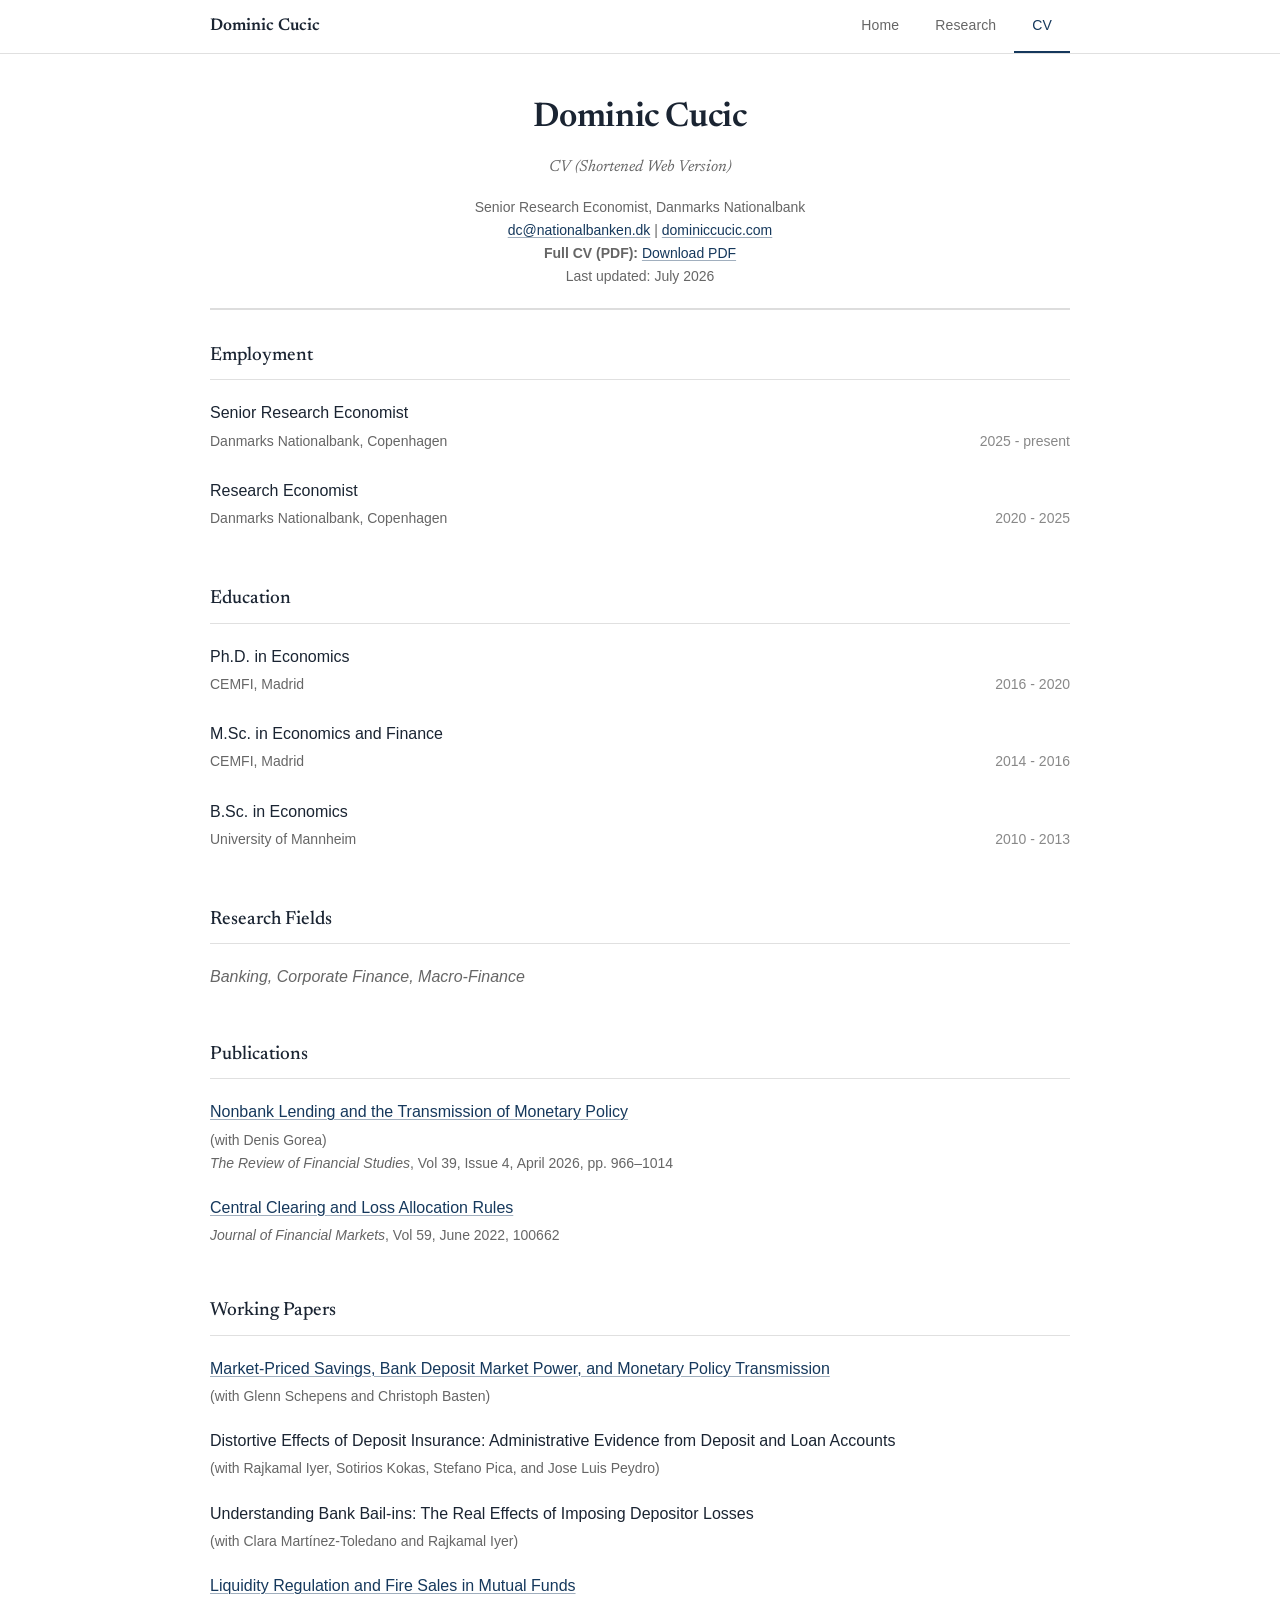
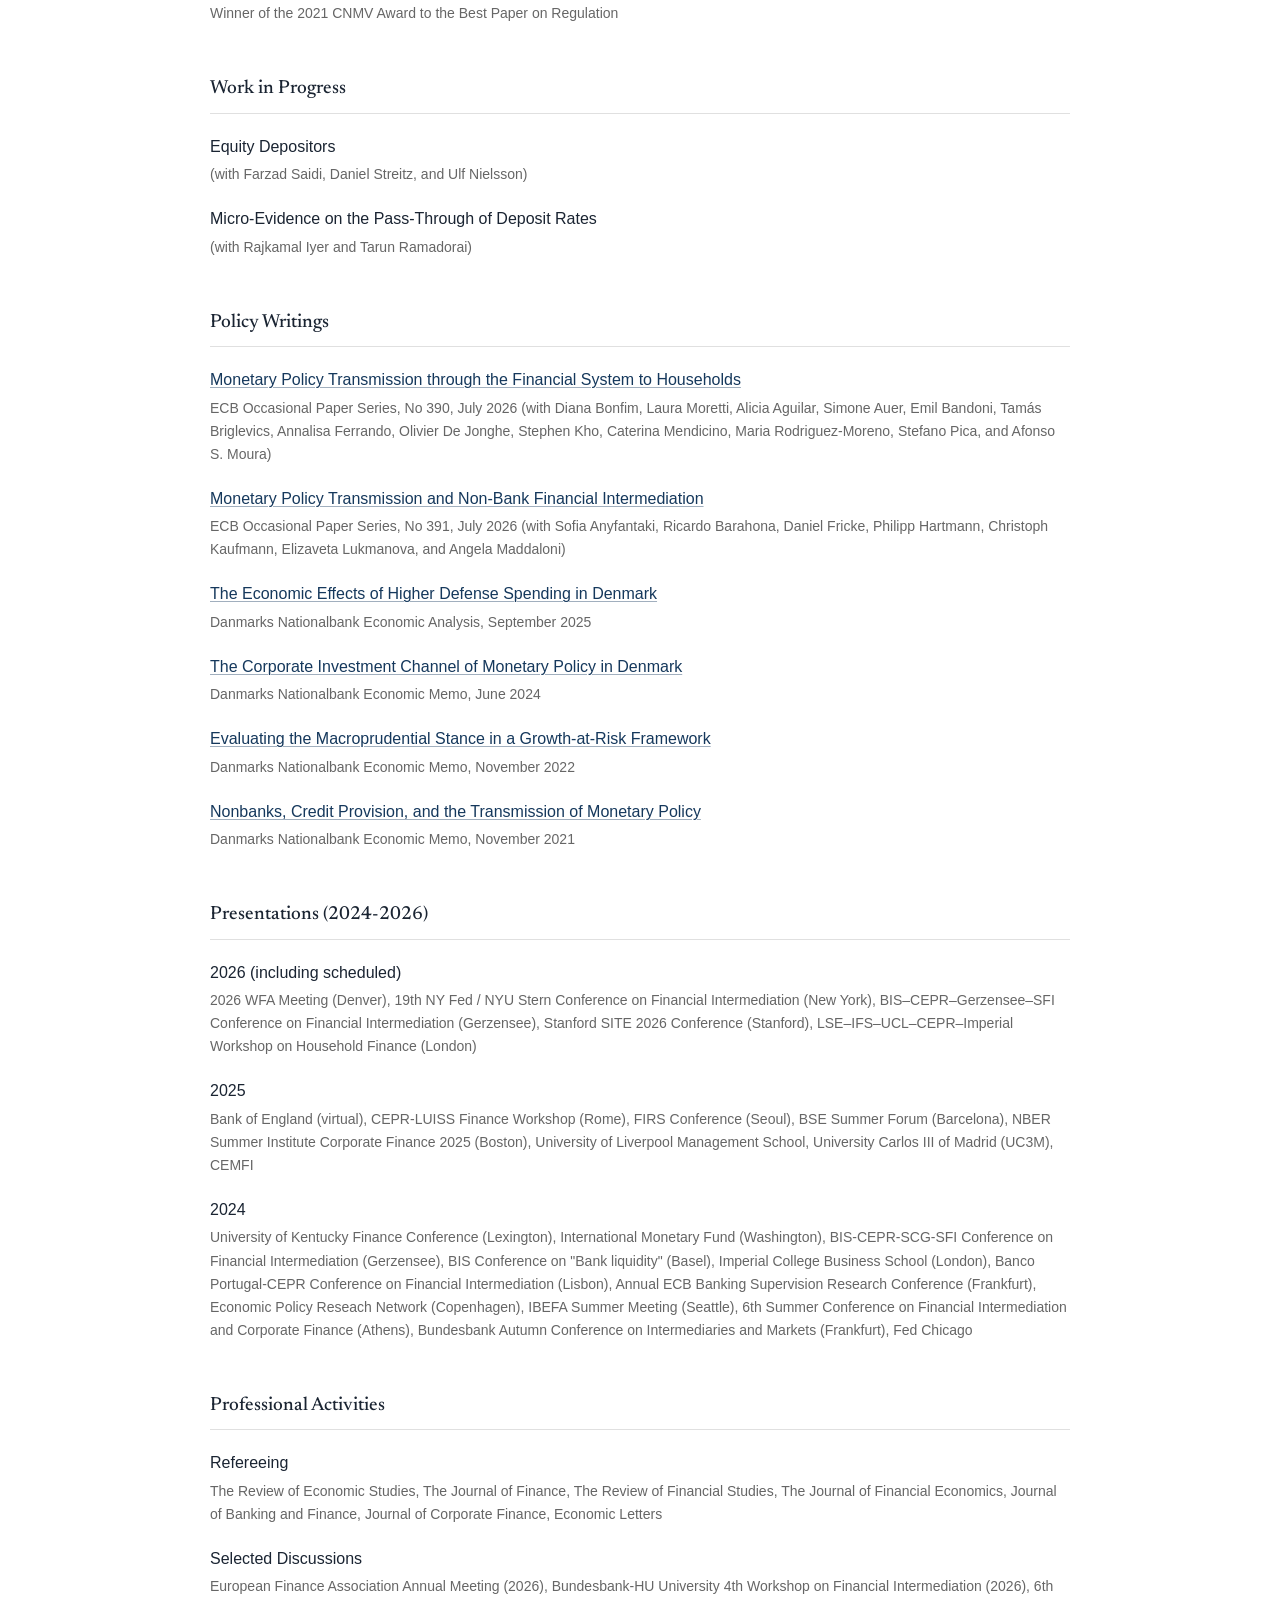
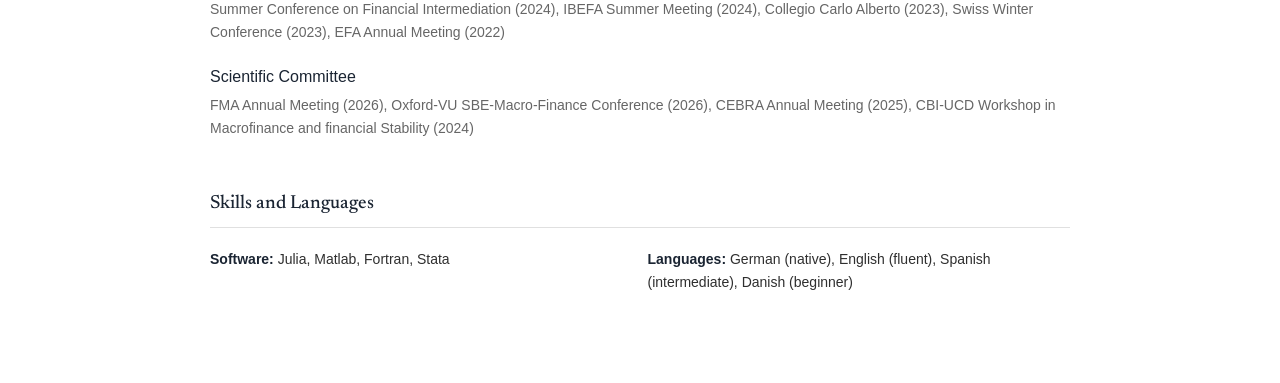
<file: cv.html>
<!DOCTYPE html>
<html lang="en">
<head>
  <meta charset="UTF-8" />
  <meta name="viewport" content="width=device-width, initial-scale=1.0" />
  <meta name="color-scheme" content="light">
  <title>CV - Dominic Cucic</title>
  <meta name="description" content="Curriculum Vitae — Dominic Cucic, Senior Research Economist, Danmarks Nationalbank. Publications, working papers, and presentations.">
  <meta name="author" content="Dominic Cucic">
  <link rel="canonical" href="https://dominiccucic.com/cv.html">
  <link rel="preconnect" href="https://fonts.googleapis.com">
  <link rel="preconnect" href="https://fonts.gstatic.com" crossorigin>
  <link rel="stylesheet" href="https://fonts.googleapis.com/css2?family=Newsreader:ital,opsz,wght@0,6..72,400;0,6..72,500;0,6..72,600;1,6..72,400;1,6..72,500&display=swap">
  <link rel="stylesheet" href="styles.css">
  <!-- Google Analytics -->
  <script async src="https://www.googletagmanager.com/gtag/js?id=G-829KM1ZBMV"></script>
  <script>
    window.dataLayer = window.dataLayer || [];
    function gtag(){dataLayer.push(arguments);}
    gtag('js', new Date());
    gtag('config', 'G-829KM1ZBMV');
  </script>
</head>

<body class="page-cv">
  <nav class="site-nav">
    <div class="nav-inner">
      <span class="nav-name">Dominic Cucic</span>
      <div class="nav-links">
        <a href="https://dominiccucic.com/home.html">Home</a>
        <a href="https://dominiccucic.com/research.html">Research</a>
        <a href="https://dominiccucic.com/cv.html" class="active">CV</a>
      </div>
    </div>
  </nav>

  <div class="cv-content">
  <div class="cv-header">
    <h1 class="cv-name">Dominic Cucic</h1>
    <div class="cv-subtitle">CV (Shortened Web Version)</div>
    <div class="contact-info">
      Senior Research Economist, <span class="title-institution">Danmarks Nationalbank</span><br />
      <a href="mailto:dc@nationalbanken.dk">dc@nationalbanken.dk</a> |
      <a href="https://dominiccucic.com" target="_blank" rel="noopener">dominiccucic.com</a><br />
      <strong>Full CV (PDF):</strong>
      <a href="https://dominiccucic.com/CV_DC.pdf" target="_blank" rel="noopener">Download PDF</a><br />
      Last updated: July 2026
    </div>
  </div>

  <div class="section">
    <h2 class="section-title">Employment</h2>

    <div class="cv-item clearfix">
      <div class="cv-item-title">Senior Research Economist</div>
      <div class="cv-item-period">2025 - present</div>
      <div class="cv-item-details">Danmarks Nationalbank, Copenhagen</div>
    </div>

    <div class="cv-item clearfix">
      <div class="cv-item-title">Research Economist</div>
      <div class="cv-item-period">2020 - 2025</div>
      <div class="cv-item-details">Danmarks Nationalbank, Copenhagen</div>
    </div>
  </div>

  <div class="section">
    <h2 class="section-title">Education</h2>

    <div class="cv-item clearfix">
      <div class="cv-item-title">Ph.D. in Economics</div>
      <div class="cv-item-period">2016 - 2020</div>
      <div class="cv-item-details">CEMFI, Madrid</div>
    </div>

    <div class="cv-item clearfix">
      <div class="cv-item-title">M.Sc. in Economics and Finance</div>
      <div class="cv-item-period">2014 - 2016</div>
      <div class="cv-item-details">CEMFI, Madrid</div>
    </div>

    <div class="cv-item clearfix">
      <div class="cv-item-title">B.Sc. in Economics</div>
      <div class="cv-item-period">2010 - 2013</div>
      <div class="cv-item-details">University of Mannheim</div>
    </div>
  </div>

  <div class="section">
    <h2 class="section-title">Research Fields</h2>
    <div class="research-fields">Banking, Corporate Finance, Macro-Finance</div>
  </div>

  <div class="section">
    <h2 class="section-title">Publications</h2>

    <div class="cv-item">
      <div class="cv-item-title">
        <a href="https://doi.org/10.1093/rfs/hhaf096" target="_blank" rel="noopener" class="paper-link">
          Nonbank Lending and the Transmission of Monetary Policy
        </a>
      </div>
      <div class="cv-item-details">
        (with Denis Gorea)<br />
        <em>The Review of Financial Studies</em>, Vol 39, Issue 4, April 2026, pp. 966–1014
      </div>
    </div>

    <div class="cv-item">
      <div class="cv-item-title">
        <a href="https://www.sciencedirect.com/science/article/abs/pii/S1386418121000434"
           target="_blank" rel="noopener" class="paper-link">
          Central Clearing and Loss Allocation Rules
        </a>
      </div>
      <div class="cv-item-details">
        <em>Journal of Financial Markets</em>, Vol 59, June 2022, 100662
      </div>
    </div>
  </div>

  <div class="section">
    <h2 class="section-title">Working Papers</h2>

    <!-- Keep at top + link to Jan 2026 draft -->
    <div class="cv-item">
      <div class="cv-item-title">
        <a href="https://dominiccucic.com/BCS_Jan26.pdf?raw=1"
           target="_blank" rel="noopener" class="paper-link">
          Market-Priced Savings, Bank Deposit Market Power, and Monetary Policy Transmission
        </a>
      </div>
      <div class="cv-item-details">(with Glenn Schepens and Christoph Basten)</div>
    </div>

    <div class="cv-item">
      <div class="cv-item-title">Distortive Effects of Deposit Insurance: Administrative Evidence from Deposit and Loan Accounts</div>
      <div class="cv-item-details">(with Rajkamal Iyer, Sotirios Kokas, Stefano Pica, and Jose Luis Peydro)</div>
    </div>

    <div class="cv-item">
      <div class="cv-item-title">Understanding Bank Bail-ins: The Real Effects of Imposing Depositor Losses</div>
      <div class="cv-item-details">(with Clara Martínez-Toledano and Rajkamal Iyer)</div>
    </div>

    <div class="cv-item">
      <div class="cv-item-title">
        <a href="https://dominiccucic.com/DC_LiquidityRiskMutualFunds_March25.pdf"
           target="_blank" rel="noopener" class="paper-link">
          Liquidity Regulation and Fire Sales in Mutual Funds
        </a>
      </div>
      <div class="cv-item-details">Winner of the 2021 CNMV Award to the Best Paper on Regulation</div>
    </div>
  </div>

  <div class="section">
    <h2 class="section-title">Work in Progress</h2>

    <div class="cv-item">
      <div class="cv-item-title">Equity Depositors</div>
      <div class="cv-item-details">(with Farzad Saidi, Daniel Streitz, and Ulf Nielsson)</div>
    </div>

    <div class="cv-item">
      <div class="cv-item-title">Micro-Evidence on the Pass-Through of Deposit Rates</div>
      <div class="cv-item-details">(with Rajkamal Iyer and Tarun Ramadorai)</div>
    </div>
  </div>

  <div class="section">
    <h2 class="section-title">Policy Writings</h2>

    <div class="cv-item">
      <div class="cv-item-title">
        <a href="https://www.ecb.europa.eu/pub/pdf/scpops/ecb.op390.en.pdf" target="_blank" rel="noopener" class="paper-link">
          Monetary Policy Transmission through the Financial System to Households
        </a>
      </div>
      <div class="cv-item-details">ECB Occasional Paper Series, No 390, July 2026 (with Diana Bonfim, Laura Moretti, Alicia Aguilar, Simone Auer, Emil Bandoni, Tamás Briglevics, Annalisa Ferrando, Olivier De Jonghe, Stephen Kho, Caterina Mendicino, Maria Rodriguez-Moreno, Stefano Pica, and Afonso S. Moura)</div>
    </div>

    <div class="cv-item">
      <div class="cv-item-title">
        <a href="https://www.ecb.europa.eu/pub/pdf/scpops/ecb.op391.en.pdf" target="_blank" rel="noopener" class="paper-link">
          Monetary Policy Transmission and Non-Bank Financial Intermediation
        </a>
      </div>
      <div class="cv-item-details">ECB Occasional Paper Series, No 391, July 2026 (with Sofia Anyfantaki, Ricardo Barahona, Daniel Fricke, Philipp Hartmann, Christoph Kaufmann, Elizaveta Lukmanova, and Angela Maddaloni)</div>
    </div>

    <div class="cv-item">
      <div class="cv-item-title">
        <a href="https://www.nationalbanken.dk/en/news-and-knowledge/publications-and-speeches/analysis/2025/higher-defence-spending-may-increase-capacity-pressures-moderately" target="_blank" rel="noopener" class="paper-link">
          The Economic Effects of Higher Defense Spending in Denmark
        </a>
      </div>
      <div class="cv-item-details">Danmarks Nationalbank Economic Analysis, September 2025</div>
    </div>

    <div class="cv-item">
      <div class="cv-item-title">
        <a href="https://www.nationalbanken.dk/media/dc0ffbzs/the-corporate-investment-channel-of-monetary-policy-in-denmark-2.pdf" target="_blank" rel="noopener" class="paper-link">
          The Corporate Investment Channel of Monetary Policy in Denmark
        </a>
      </div>
      <div class="cv-item-details">Danmarks Nationalbank Economic Memo, June 2024</div>
    </div>

    <div class="cv-item">
      <div class="cv-item-title">
        <a href="https://www.nationalbanken.dk/en/news-and-knowledge/publications-and-speeches/archive-publications/2022/evaluating-the-macroprudential-stance-in-a-growth-at-risk-framework" target="_blank" rel="noopener" class="paper-link">
          Evaluating the Macroprudential Stance in a Growth-at-Risk Framework
        </a>
      </div>
      <div class="cv-item-details">Danmarks Nationalbank Economic Memo, November 2022</div>
    </div>

    <div class="cv-item">
      <div class="cv-item-title">
        <a href="https://www.nationalbanken.dk/media/tcahh1kq/economic-memo-nr-8-2021.pdf" target="_blank" rel="noopener" class="paper-link">
          Nonbanks, Credit Provision, and the Transmission of Monetary Policy
        </a>
      </div>
      <div class="cv-item-details">Danmarks Nationalbank Economic Memo, November 2021</div>
    </div>
  </div>

  <div class="section">
    <h2 class="section-title">Presentations (2024-2026)</h2>

    <div class="cv-item">
      <div class="cv-item-title">2026 (including scheduled)</div>
      <div class="cv-item-details">
        2026 WFA Meeting (Denver), 19th NY Fed / NYU Stern Conference on Financial Intermediation (New York),
        BIS–CEPR–Gerzensee–SFI Conference on Financial Intermediation (Gerzensee), Stanford SITE 2026 Conference (Stanford),
        LSE–IFS–UCL–CEPR–Imperial Workshop on Household Finance (London)
      </div>
    </div>

    <div class="cv-item">
      <div class="cv-item-title">2025</div>
      <div class="cv-item-details">
        Bank of England (virtual), CEPR-LUISS Finance Workshop (Rome), FIRS Conference (Seoul),
        BSE Summer Forum (Barcelona), NBER Summer Institute Corporate Finance 2025 (Boston),
        University of Liverpool Management School, University Carlos III of Madrid (UC3M), CEMFI
      </div>
    </div>

    <div class="cv-item">
      <div class="cv-item-title">2024</div>
      <div class="cv-item-details">
        University of Kentucky Finance Conference (Lexington), International Monetary Fund (Washington),
        BIS-CEPR-SCG-SFI Conference on Financial Intermediation (Gerzensee), BIS Conference on "Bank liquidity" (Basel),
        Imperial College Business School (London), Banco Portugal-CEPR Conference on Financial Intermediation (Lisbon),
        Annual ECB Banking Supervision Research Conference (Frankfurt), Economic Policy Reseach Network (Copenhagen),
        IBEFA Summer Meeting (Seattle), 6th Summer Conference on Financial Intermediation and Corporate Finance (Athens),
        Bundesbank Autumn Conference on Intermediaries and Markets (Frankfurt), Fed Chicago
      </div>
    </div>
  </div>

  <div class="section">
    <h2 class="section-title">Professional Activities</h2>

    <div class="cv-item">
      <div class="cv-item-title">Refereeing</div>
      <div class="cv-item-details">
        The Review of Economic Studies, The Journal of Finance, The Review of Financial Studies, The Journal of Financial Economics,
        Journal of Banking and Finance, Journal of Corporate Finance, Economic Letters
      </div>
    </div>

    <div class="cv-item">
      <div class="cv-item-title">Selected Discussions</div>
      <div class="cv-item-details">
        European Finance Association Annual Meeting (2026),
        Bundesbank-HU University 4th Workshop on Financial Intermediation (2026),
        6th Summer Conference on Financial Intermediation (2024), IBEFA Summer Meeting (2024),
        Collegio Carlo Alberto (2023), Swiss Winter Conference (2023), EFA Annual Meeting (2022)
      </div>
    </div>

    <div class="cv-item">
      <div class="cv-item-title">Scientific Committee</div>
      <div class="cv-item-details">
        FMA Annual Meeting (2026), Oxford-VU SBE-Macro-Finance Conference (2026),
        CEBRA Annual Meeting (2025), CBI-UCD Workshop in Macrofinance and financial Stability (2024)
      </div>
    </div>
  </div>

  <div class="section">
    <h2 class="section-title">Skills and Languages</h2>
    <div class="skills-list">
      <div class="skill-category">
        <strong>Software:</strong> Julia, Matlab, Fortran, Stata
      </div>
      <div class="skill-category">
        <strong>Languages:</strong> German (native), English (fluent), Spanish (intermediate), Danish (beginner)
      </div>
    </div>
  </div>
  </div><!-- end .cv-content -->
</body>
</html>
</file>
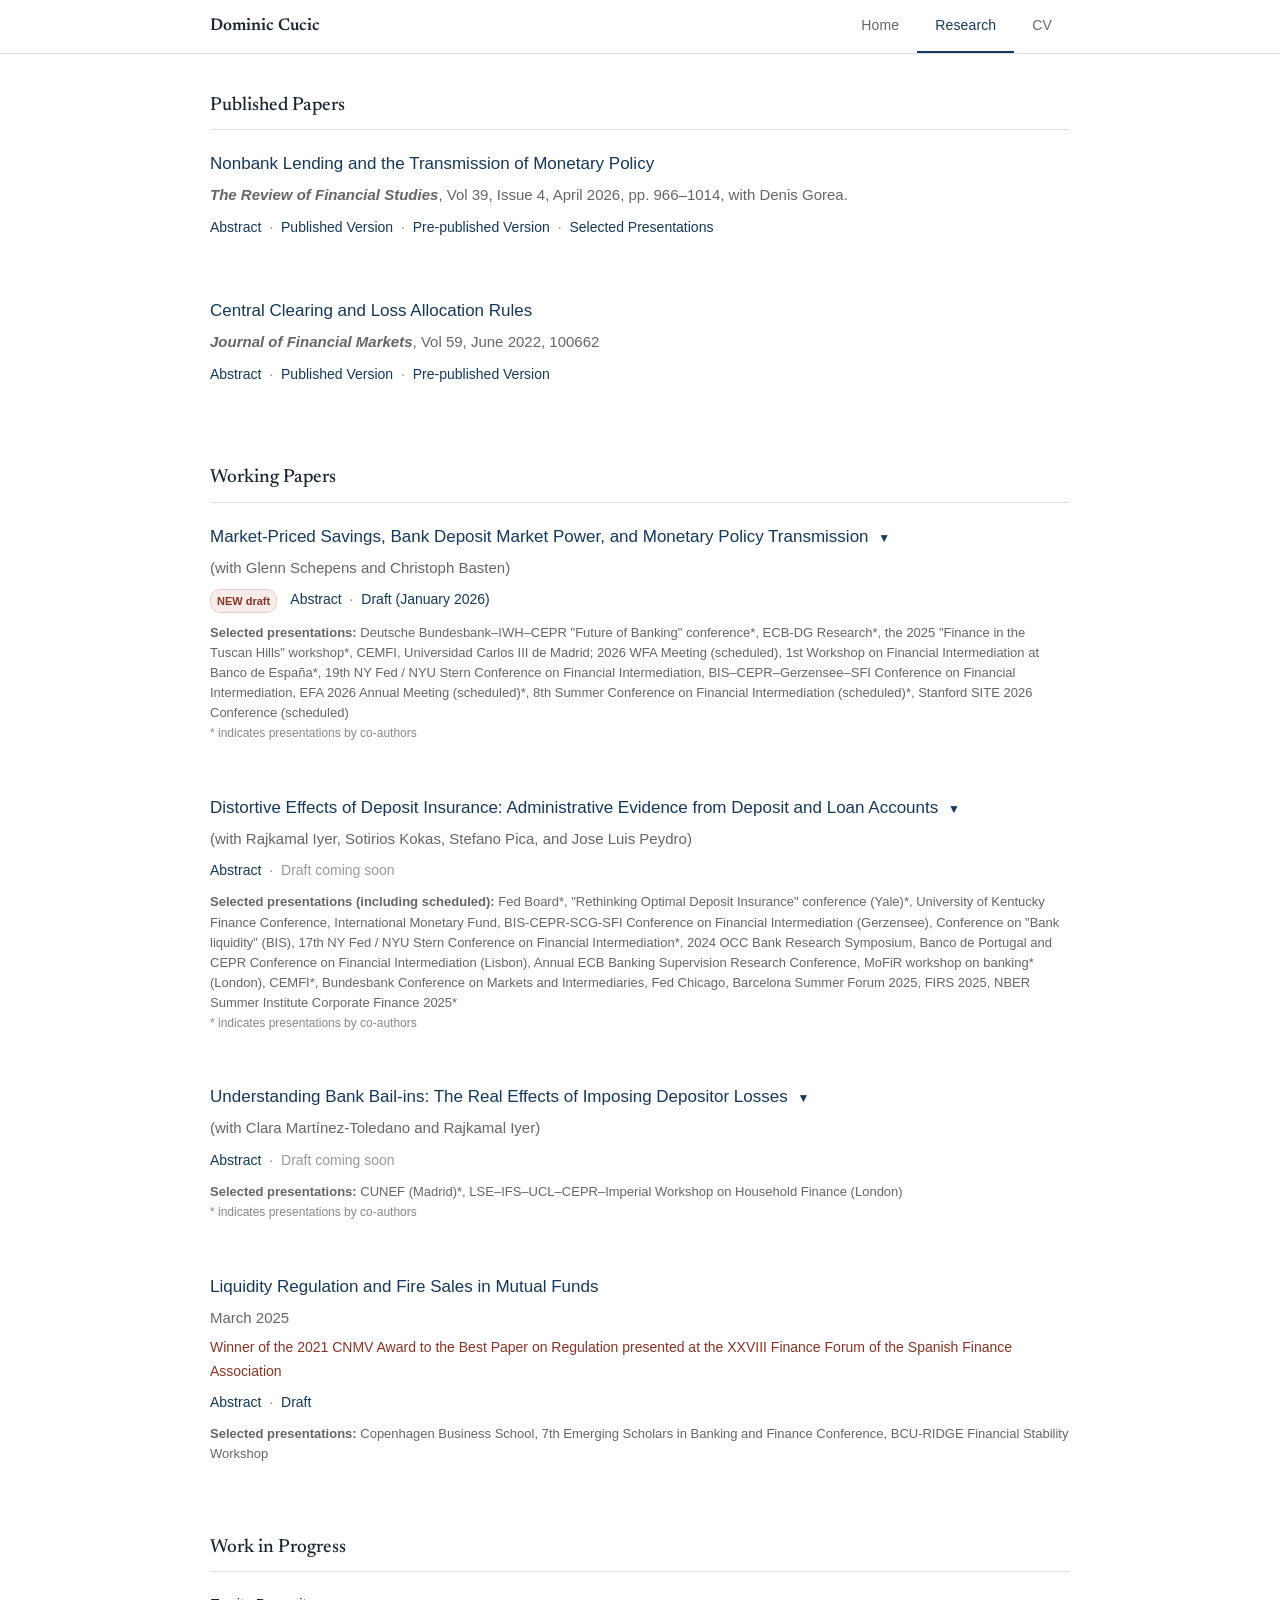
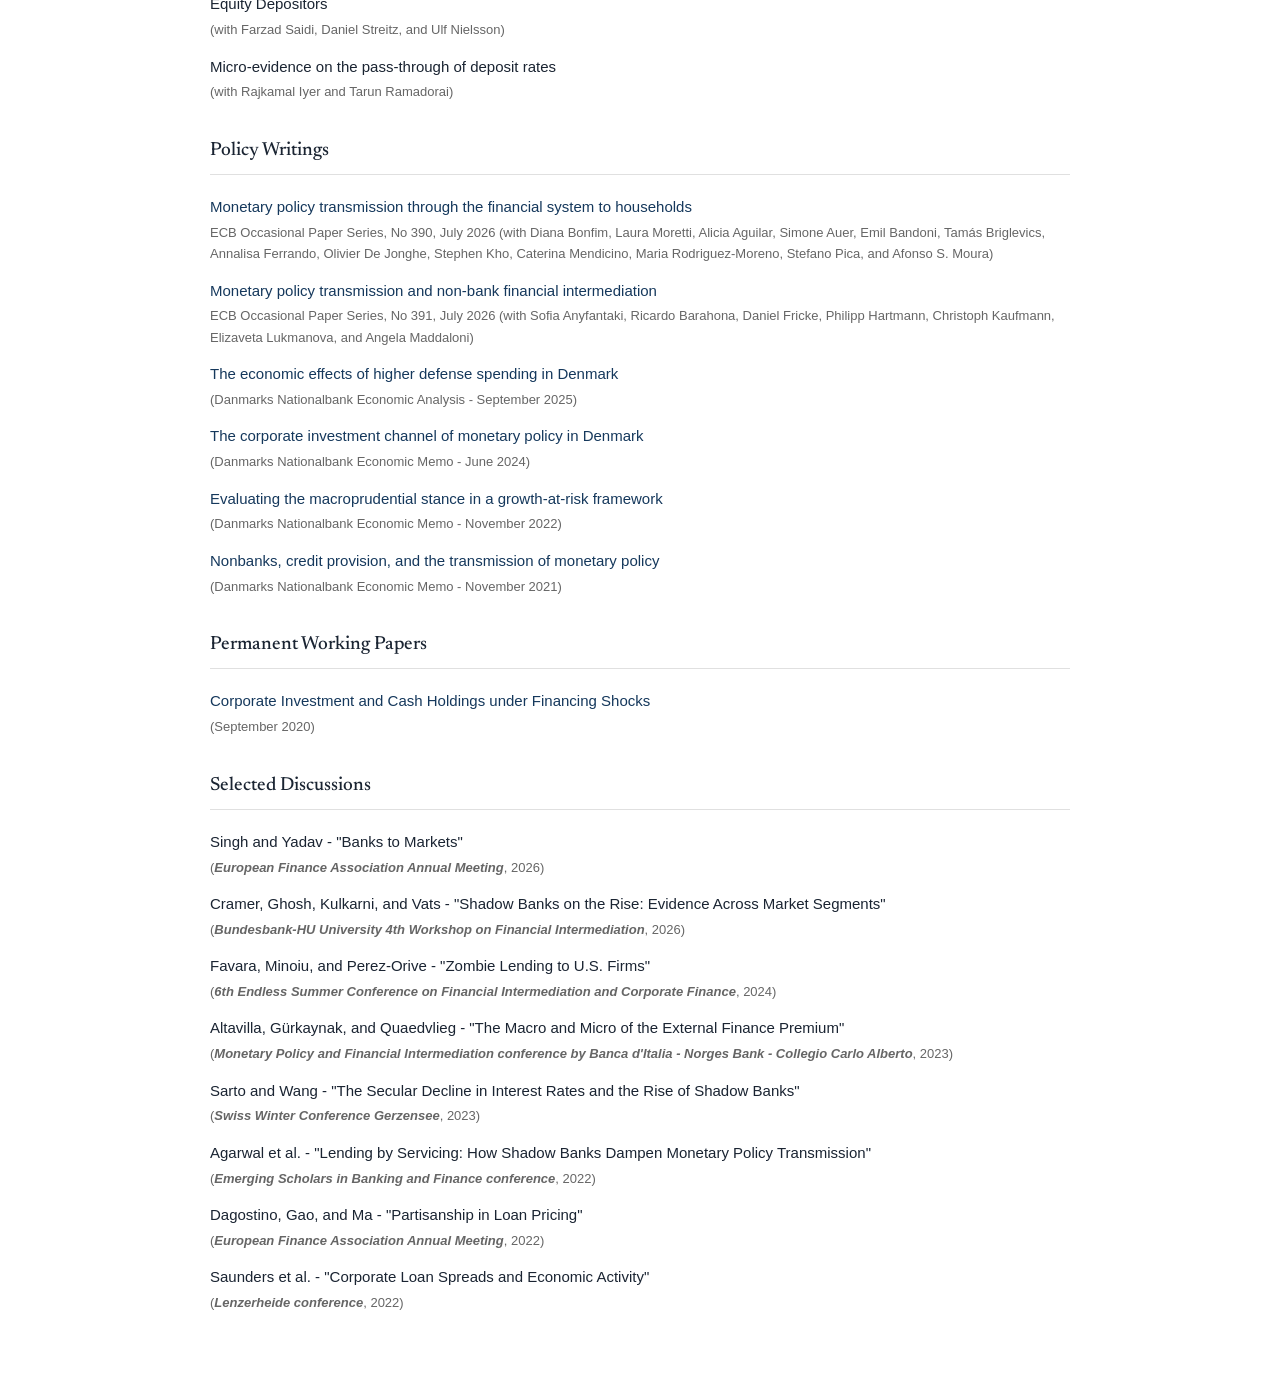
<file: research.html>
<!DOCTYPE html>
<html lang="en">
<head>
    <meta charset="UTF-8">
    <meta name="viewport" content="width=device-width, initial-scale=1.0">
    <meta name="color-scheme" content="light">
    <title>Research - Dominic Cucic</title>
    <meta name="description" content="Research papers by Dominic Cucic on nonbank lending, deposit insurance, bail-ins, and monetary policy transmission.">
    <meta name="author" content="Dominic Cucic">
    <link rel="canonical" href="https://dominiccucic.com/research.html">
    <link rel="preconnect" href="https://fonts.googleapis.com">
    <link rel="preconnect" href="https://fonts.gstatic.com" crossorigin>
    <link rel="stylesheet" href="https://fonts.googleapis.com/css2?family=Newsreader:ital,opsz,wght@0,6..72,400;0,6..72,500;0,6..72,600;1,6..72,400;1,6..72,500&display=swap">
    <link rel="stylesheet" href="styles.css">
    <!-- Google Analytics -->
    <script async src="https://www.googletagmanager.com/gtag/js?id=G-829KM1ZBMV"></script>
    <script>
      window.dataLayer = window.dataLayer || [];
      function gtag(){dataLayer.push(arguments);}
      gtag('js', new Date());
      gtag('config', 'G-829KM1ZBMV');
    </script>
</head>
<body class="page-research">

<nav class="site-nav">
    <div class="nav-inner">
        <span class="nav-name">Dominic Cucic</span>
        <div class="nav-links">
            <a href="https://dominiccucic.com/home.html">Home</a>
            <a href="https://dominiccucic.com/research.html" class="active">Research</a>
            <a href="https://dominiccucic.com/cv.html">CV</a>
        </div>
    </div>
</nav>

<div class="content-wrap">

<!-- Published Papers Section -->
<div class="section">
    <h2 class="section-title">Published Papers</h2>

    <div class="paper-item">
        <a href="https://doi.org/10.1093/rfs/hhaf096" target="_blank" class="paper-title">
            Nonbank Lending and the Transmission of Monetary Policy
        </a>
        <div class="paper-details">
        <em>The Review of Financial Studies</em>, Vol 39, Issue 4, April 2026, pp. 966–1014, with Denis Gorea.
        </div>

        <div class="paper-links">
            <span class="button-link" onclick="toggleAbstract('abstract1', this)">Abstract</span>
            <span class="sep">·</span>
            <a href="https://academic.oup.com/rfs/advance-article-abstract/doi/10.1093/rfs/hhaf096/8320039" target="_blank">Published Version</a>
            <span class="sep">·</span>
            <a href="https://dominiccucic.com/CG_NonbankLending_accepted.pdf" target="_blank">Pre-published Version</a>
            <span class="sep">·</span>
            <span class="button-link" onclick="togglePresentations('presentations1', this)">Selected Presentations</span>
        </div>
        <div id="abstract1" class="abstract">
            We analyze the role of nonbank lenders in the transmission of monetary policy using data on the universe of unsecured credit to firms and households in Denmark. Nonbanks increase their credit supply after a monetary contraction, both relative to banks and in absolute terms. The increase in nonbank lending is financed through increased long-term debt. A model with segmented debt markets featuring differential investor rate sensitivities rationalizes these findings. Nonbank credit insulates corporate investment and household consumption from monetary contractions, with positive spillovers extending beyond nonbank clients through industry and geographic channels.
        </div>
        <div id="presentations1" class="abstract">
            <strong>Selected presentations:</strong> European University Institute, CEMFI, IBEFA Young Economist Seminar Series, Midwest Finance Association Annual Meeting 2022, SFS Cavalcade North America 2022, 8th Emerging Scholars in Banking and Finance Conference, Federal Reserve Board, Challenges for Financial Intermediaries conference (Deutsche Bundesbank), 9th IWH-FIN-FIRE Workshop (IWH Halle)
        </div>
    </div>

    <div class="paper-item">
        <a href="https://www.sciencedirect.com/science/article/abs/pii/S1386418121000434" target="_blank" class="paper-title">
            Central Clearing and Loss Allocation Rules
        </a>
        <div class="paper-details">
            <em>Journal of Financial Markets</em>, Vol 59, June 2022, 100662
        </div>
        <div class="paper-links">
            <span class="button-link" onclick="toggleAbstract('abstract2', this)">Abstract</span>
            <span class="sep">·</span>
            <a href="https://www.sciencedirect.com/science/article/abs/pii/S1386418121000434" target="_blank">Published Version</a>
            <span class="sep">·</span>
            <a href="https://dominiccucic.com/DC_CCPs_LossAllocation_April2021.pdf" target="_blank">Pre-published Version</a>
        </div>
        <div id="abstract2" class="abstract">
            I study the effects of central clearing in over-the-counter derivative markets in a simple model of derivative trading. When risk-sharing is limited by moral hazard problems facing protection sellers, central counterparties (CCPs) facilitate risk-sharing by mutualizing idiosyncratic counterparty risk and economizing on costly margin calls. When clearing members' defaults are correlated, CCPs mutualize losses across its members. CCPs facing their own moral hazard problems can be induced to manage risk prudently by absorbing losses with CCP capital. A clearing fee can compensate CCPs for raising costly capital but may be prohibitively costly, warranting a return to bilateral trading.
        </div>
    </div>
</div>

<!-- Working Papers Section -->
<div class="section">
    <h2 class="section-title">Working Papers</h2>

    <!-- MOVED TO TOP + NEW DRAFT LINK -->
    <div class="paper-item">
        <a href="javascript:void(0)" class="paper-title" onclick="toggleAbstract('abstract4', this)">
            Market-Priced Savings, Bank Deposit Market Power, and Monetary Policy Transmission <span class="expand-icon">▼</span>
        </a>
        <div class="paper-details">
            (with Glenn Schepens and Christoph Basten)
        </div>
        <div class="paper-links">
            <span class="badge">NEW draft</span>
            <span class="button-link" onclick="toggleAbstract('abstract4', this)">Abstract</span>
            <span class="sep">·</span>
            <a href="https://dominiccucic.com/BCS_Jan26.pdf?raw=1" target="_blank">Draft (January 2026)</a>
        </div>
        <div id="abstract4" class="abstract">
            We show that depositors' investments into equities and debt securities (market-priced savings, or MPS) shape deposit market power and monetary policy transmission. Using administrative data covering all deposit accounts in Denmark matched to each depositor's complete financial portfolio, we find banks pass through 2.5 percentage points more of policy rate changes in municipalities where their depositors hold more MPS. Despite this higher pass-through, deposit rates still lag policy rates: MPS holders respond by reducing deposits 3.4 percentage points more per 100 basis point increase. These outflows propagate to credit supply, with high-MPS banks reducing lending 1.5 percentage points more per 100 basis points of tightening. Evidence from 175 euro area banks confirms these patterns, revealing that competition from outside the banking system constrains deposit pricing beyond traditional market concentration.
        </div>
        <div class="presentations">
            <strong>Selected presentations:</strong> Deutsche Bundesbank–IWH–CEPR "Future of Banking" conference*, ECB-DG Research*, the 2025 "Finance in the Tuscan Hills" workshop*, CEMFI, Universidad Carlos III de Madrid; 2026 WFA Meeting (scheduled), 1st Workshop on Financial Intermediation at Banco de España*, 19th NY Fed / NYU Stern Conference on Financial Intermediation, BIS–CEPR–Gerzensee–SFI Conference on Financial Intermediation, EFA 2026 Annual Meeting (scheduled)*, 8th Summer Conference on Financial Intermediation (scheduled)*, Stanford SITE 2026 Conference (scheduled)<br>
            <span style="font-size: 12px; color: #888;">* indicates presentations by co-authors</span>
        </div>
    </div>

    <div class="paper-item">
        <a href="javascript:void(0)" class="paper-title" onclick="toggleAbstract('abstract3', this)">
            Distortive Effects of Deposit Insurance: Administrative Evidence from Deposit and Loan Accounts <span class="expand-icon">▼</span>
        </a>
        <div class="paper-details">
            (with Rajkamal Iyer, Sotirios Kokas, Stefano Pica, and Jose Luis Peydro)
        </div>
        <div class="paper-links">
            <span class="button-link" onclick="toggleAbstract('abstract3', this)">Abstract</span>
            <span class="sep">·</span>
            <span style="color:#999;">Draft coming soon</span>
        </div>
        <div id="abstract3" class="abstract">
            We study how increasing deposit insurance coverage during a crisis distorts deposit and credit allocation. Exploiting a reform of Denmark's deposit insurance scheme during the Global Financial Crisis with comprehensive administrative datasets, we analyze the effects on deposit allocation. We find that individual depositors impose market discipline on weaker banks through withdrawals of uninsured deposits, but expanded insurance coverage disrupts this mechanism. This disproportionately benefits weaker banks, enabling them to expand lending to lower-quality firms that subsequently default without appropriate risk pricing. Our results highlight the trade-off between short-term financial stability and the costs of increasing deposit insurance coverage.
        </div>
        <div class="presentations">
            <strong>Selected presentations (including scheduled):</strong> Fed Board*, "Rethinking Optimal Deposit Insurance" conference (Yale)*, University of Kentucky Finance Conference, International Monetary Fund, BIS-CEPR-SCG-SFI Conference on Financial Intermediation (Gerzensee), Conference on "Bank liquidity" (BIS), 17th NY Fed / NYU Stern Conference on Financial Intermediation*, 2024 OCC Bank Research Symposium, Banco de Portugal and CEPR Conference on Financial Intermediation (Lisbon), Annual ECB Banking Supervision Research Conference, MoFiR workshop on banking* (London), CEMFI*, Bundesbank Conference on Markets and Intermediaries, Fed Chicago, Barcelona Summer Forum 2025, FIRS 2025, NBER Summer Institute Corporate Finance 2025*<br>
            <span style="font-size: 12px; color: #888;">* indicates presentations by co-authors</span>
        </div>
    </div>

    <div class="paper-item">
        <a href="javascript:void(0)" class="paper-title" onclick="toggleAbstract('abstract5', this)">
            Understanding Bank Bail-ins: The Real Effects of Imposing Depositor Losses <span class="expand-icon">▼</span>
        </a>
        <div class="paper-details">
            (with Clara Martínez-Toledano and Rajkamal Iyer)
        </div>
        <div class="paper-links">
            <span class="button-link" onclick="toggleAbstract('abstract5', this)">Abstract</span>
            <span class="sep">·</span>
            <span style="color:#999;">Draft coming soon</span>
        </div>
        <div id="abstract5" class="abstract">
            This paper studies the real effects of bail-ins on uninsured retail depositors, their firms and their workers. We exploit the unique bail-ins of two Danish banks during the 2008 global financial crisis, after which their depositors lost part of their uninsured deposits. Using administrative data covering all retail depositors in Danish banks, we find that uninsured depositors at bailed-in banks experienced a larger decrease in consumption after the bail-in than uninsured depositors at surviving banks. This effect was mainly driven by self-employed uninsured depositors, who use their personal deposits as working capital to run their businesses, and not by non-self-employed uninsured depositors, who are rich and diversified enough to smooth out their consumption after the bail-in. Firms owned and workers employed by uninsured self-employed individuals at bailed-in banks did also suffer more after the bail-in relative to firms owned and workers employed by uninsured self-employed individuals at surviving banks.
        </div>
        <div class="presentations">
            <strong>Selected presentations:</strong> CUNEF (Madrid)*, LSE–IFS–UCL–CEPR–Imperial Workshop on Household Finance (London)<br>
            <span style="font-size: 12px; color: #888;">* indicates presentations by co-authors</span>
        </div>
    </div>

    <div class="paper-item">
        <a href="https://dominiccucic.com/DC_LiquidityRiskMutualFunds_March25.pdf" target="_blank" class="paper-title">
            Liquidity Regulation and Fire Sales in Mutual Funds
        </a>
        <div class="paper-details">
            March 2025
        </div>
        <div class="award">
            Winner of the 2021 CNMV Award to the Best Paper on Regulation presented at the XXVIII Finance Forum of the Spanish Finance Association
        </div>
        <div class="paper-links">
            <span class="button-link" onclick="toggleAbstract('abstract6', this)">Abstract</span>
            <span class="sep">·</span>
            <a href="https://dominiccucic.com/DC_LiquidityRiskMutualFunds_March25.pdf" target="_blank">Draft</a>
        </div>
        <div id="abstract6" class="abstract">
            We model interactions between investors, mutual funds, and liquidity providers to compare regulatory approaches for managing fund liquidity risk. Investor redemptions trigger asset sales by mutual funds, potentially causing fire sales when endogenous market liquidity becomes scarce. A pecuniary externality arises as liquidity providers fail to internalize price impacts, resulting in inefficiently low market liquidity. Liquidity requirements increase system-wide resilience despite partially crowding out private liquidity provision. In contrast, redemption restrictions undermine liquidity providers' incentives, potentially increasing fire-sale risk and reducing welfare. Effective regulation depends on its general equilibrium impact on liquidity providers' ex-ante incentives, not merely its direct effect on funds.
        </div>
        <div class="presentations">
            <strong>Selected presentations:</strong> Copenhagen Business School, 7th Emerging Scholars in Banking and Finance Conference, BCU-RIDGE Financial Stability Workshop
        </div>
    </div>
</div>

<!-- Work in Progress Section -->
<div class="section compact">
    <h2 class="section-title">Work in Progress</h2>

    <div class="paper-item">
        <div class="paper-title no-expand">
            Equity Depositors
        </div>
        <div class="paper-details">
            (with Farzad Saidi, Daniel Streitz, and Ulf Nielsson)
        </div>
    </div>

    <div class="paper-item">
        <div class="paper-title no-expand">
            Micro-evidence on the pass-through of deposit rates
        </div>
        <div class="paper-details">
            (with Rajkamal Iyer and Tarun Ramadorai)
        </div>
    </div>
</div>

<!-- Policy Writings Section -->
<div class="section compact">
    <h2 class="section-title">Policy Writings</h2>

    <div class="paper-item">
        <a href="https://www.ecb.europa.eu/pub/pdf/scpops/ecb.op390.en.pdf" target="_blank" class="paper-title">
            Monetary policy transmission through the financial system to households
        </a>
        <div class="paper-details">
            ECB Occasional Paper Series, No 390, July 2026 (with Diana Bonfim, Laura Moretti, Alicia Aguilar, Simone Auer, Emil Bandoni, Tamás Briglevics, Annalisa Ferrando, Olivier De Jonghe, Stephen Kho, Caterina Mendicino, Maria Rodriguez-Moreno, Stefano Pica, and Afonso S. Moura)
        </div>
    </div>

    <div class="paper-item">
        <a href="https://www.ecb.europa.eu/pub/pdf/scpops/ecb.op391.en.pdf" target="_blank" class="paper-title">
            Monetary policy transmission and non-bank financial intermediation
        </a>
        <div class="paper-details">
            ECB Occasional Paper Series, No 391, July 2026 (with Sofia Anyfantaki, Ricardo Barahona, Daniel Fricke, Philipp Hartmann, Christoph Kaufmann, Elizaveta Lukmanova, and Angela Maddaloni)
        </div>
    </div>

    <div class="paper-item">
      <a href="https://www.nationalbanken.dk/en/news-and-knowledge/publications-and-speeches/analysis/2025/higher-defence-spending-may-increase-capacity-pressures-moderately" target="_blank" class="paper-title">
        The economic effects of higher defense spending in Denmark
      </a>
      <div class="paper-details">
        (Danmarks Nationalbank Economic Analysis - September 2025)
      </div>
    </div>

    <div class="paper-item">
        <a href="https://www.nationalbanken.dk/media/dc0ffbzs/the-corporate-investment-channel-of-monetary-policy-in-denmark-2.pdf" target="_blank" class="paper-title">
            The corporate investment channel of monetary policy in Denmark
        </a>
        <div class="paper-details">
            (Danmarks Nationalbank Economic Memo - June 2024)
        </div>
    </div>

    <div class="paper-item">
        <a href="https://www.nationalbanken.dk/en/news-and-knowledge/publications-and-speeches/archive-publications/2022/evaluating-the-macroprudential-stance-in-a-growth-at-risk-framework" target="_blank" class="paper-title">
            Evaluating the macroprudential stance in a growth-at-risk framework
        </a>
        <div class="paper-details">
            (Danmarks Nationalbank Economic Memo - November 2022)
        </div>
    </div>

    <div class="paper-item">
        <a href="https://www.nationalbanken.dk/media/tcahh1kq/economic-memo-nr-8-2021.pdf" target="_blank" class="paper-title">
            Nonbanks, credit provision, and the transmission of monetary policy
        </a>
        <div class="paper-details">
            (Danmarks Nationalbank Economic Memo - November 2021)
        </div>
    </div>
</div>

<!-- Permanent Working Papers Section -->
<div class="section compact">
    <h2 class="section-title">Permanent Working Papers</h2>

    <div class="paper-item">
        <a href="https://www.nationalbanken.dk/media/cjtbnmb4/jmp-cucic.pdf" target="_blank" class="paper-title">
            Corporate Investment and Cash Holdings under Financing Shocks
        </a>
        <div class="paper-details">
            (September 2020)
        </div>
    </div>
</div>

<!-- Selected Discussions Section -->
<div class="section compact">
    <h2 class="section-title">Selected Discussions</h2>

    <div class="paper-item">
        <div class="paper-title no-expand">
            Singh and Yadav - "Banks to Markets"
        </div>
        <div class="paper-details">
            (<em>European Finance Association Annual Meeting</em>, 2026)
        </div>
    </div>

    <div class="paper-item">
        <div class="paper-title no-expand">
            Cramer, Ghosh, Kulkarni, and Vats - "Shadow Banks on the Rise: Evidence Across Market Segments"
        </div>
        <div class="paper-details">
            (<em>Bundesbank-HU University 4th Workshop on Financial Intermediation</em>, 2026)
        </div>
    </div>

    <div class="paper-item">
        <div class="paper-title no-expand">
            Favara, Minoiu, and Perez-Orive - "Zombie Lending to U.S. Firms"
        </div>
        <div class="paper-details">
            (<em>6th Endless Summer Conference on Financial Intermediation and Corporate Finance</em>, 2024)
        </div>
    </div>

    <div class="paper-item">
        <div class="paper-title no-expand">
            Altavilla, Gürkaynak, and Quaedvlieg - "The Macro and Micro of the External Finance Premium"
        </div>
        <div class="paper-details">
            (<em>Monetary Policy and Financial Intermediation conference by Banca d'Italia - Norges Bank - Collegio Carlo Alberto</em>, 2023)
        </div>
    </div>

    <div class="paper-item">
        <div class="paper-title no-expand">
            Sarto and Wang - "The Secular Decline in Interest Rates and the Rise of Shadow Banks"
        </div>
        <div class="paper-details">
            (<em>Swiss Winter Conference Gerzensee</em>, 2023)
        </div>
    </div>

    <div class="paper-item">
        <div class="paper-title no-expand">
            Agarwal et al. - "Lending by Servicing: How Shadow Banks Dampen Monetary Policy Transmission"
        </div>
        <div class="paper-details">
            (<em>Emerging Scholars in Banking and Finance conference</em>, 2022)
        </div>
    </div>

    <div class="paper-item">
        <div class="paper-title no-expand">
            Dagostino, Gao, and Ma - "Partisanship in Loan Pricing"
        </div>
        <div class="paper-details">
            (<em>European Finance Association Annual Meeting</em>, 2022)
        </div>
    </div>

    <div class="paper-item">
        <div class="paper-title no-expand">
            Saunders et al. - "Corporate Loan Spreads and Economic Activity"
        </div>
        <div class="paper-details">
            (<em>Lenzerheide conference</em>, 2022)
        </div>
    </div>
</div>

</div><!-- end content-wrap -->

<script>
    function toggleAbstract(abstractId, titleElement) {
        event.preventDefault();
        event.stopPropagation();

        const abstract = document.getElementById(abstractId);
        const icon = titleElement ? titleElement.querySelector('.expand-icon') : null;

        if (abstract.classList.contains('show')) {
            abstract.classList.remove('show');
            if (icon) icon.classList.remove('rotated');
        } else {
            // Close any other open abstracts (and presentation blocks that use the same .abstract class)
            const allAbstracts = document.querySelectorAll('.abstract');
            const allIcons = document.querySelectorAll('.expand-icon');

            allAbstracts.forEach(abs => abs.classList.remove('show'));
            allIcons.forEach(ic => ic.classList.remove('rotated'));

            abstract.classList.add('show');
            if (icon) icon.classList.add('rotated');
        }
    }

    function togglePresentations(presentationsId, buttonElement) {
        event.preventDefault();
        event.stopPropagation();

        const presentations = document.getElementById(presentationsId);

        if (presentations.classList.contains('show')) {
            presentations.classList.remove('show');
            buttonElement.textContent = 'Selected Presentations';
        } else {
            // Close any other open blocks
            const allAbstracts = document.querySelectorAll('.abstract');
            const allIcons = document.querySelectorAll('.expand-icon');

            allAbstracts.forEach(abs => abs.classList.remove('show'));
            allIcons.forEach(ic => ic.classList.remove('rotated'));

            presentations.classList.add('show');
            buttonElement.textContent = 'Hide Presentations';
        }
    }
</script>
</body>
</html>
</file>
<file: styles.css>
/* ============================================================
   dominiccucic.com — shared stylesheet
   One system across home / research / cv.
   Identity: serif display (Newsreader) + system sans body,
   ink-navy links with a muted oxblood secondary, on white.
   ============================================================ */

:root {
    --accent:      #15385c;  /* ink navy — links, active nav */
    --accent-warm: #8a3324;  /* muted oxblood — award, NEW badge */
    --ink:         #1a2432;  /* near-black serif headings / name */
    --text:        #2f2f2f;  /* body text */
    --muted:       #666;     /* secondary text */
    --faint:       #888;     /* tertiary / captions */
    --rule:        #e0e0e0;  /* hairlines */
    --sep:         #8a8a8a;  /* link separators */
    --maxw:        900px;    /* single content width, all pages */

    --serif: 'Newsreader', Georgia, 'Times New Roman', serif;
    --sans:  -apple-system, BlinkMacSystemFont, 'Segoe UI', Roboto, sans-serif;
}

* {
    margin: 0;
    padding: 0;
    box-sizing: border-box;
}

body {
    font-family: var(--sans);
    background: #fff;
    font-size: 16px;
    line-height: 1.65;
    color: var(--text);
    -webkit-overflow-scrolling: touch;
}

/* ── Links ──────────────────────────────────────────────
   Content links carry a persistent, quiet underline for
   scannability; nav links and paper titles stay clean until
   hover. ──────────────────────────────────────────────── */
a {
    color: var(--accent);
    text-decoration-line: underline;
    text-decoration-thickness: 1px;
    text-decoration-color: rgba(21, 56, 92, 0.4);
    text-underline-offset: 2px;
}

a:hover {
    text-decoration-color: currentColor;
}

a:focus-visible,
.button-link:focus-visible {
    outline: 2px solid var(--accent);
    outline-offset: 2px;
    border-radius: 2px;
}

/* ── Navigation ─────────────────────────────────────────
   Full-width bar; inner wrapper constrained to the content
   column so nav items align with the content below. ────── */
.site-nav {
    background: #fff;
    position: sticky;
    top: 0;
    z-index: 100;
    border-bottom: 1px solid var(--rule);
    margin-bottom: 36px;
}

.nav-inner {
    max-width: var(--maxw);
    margin: 0 auto;
    padding: 0 20px;
    display: flex;
    align-items: center;
    justify-content: space-between;
}

.nav-name {
    font-family: var(--serif);
    color: var(--ink);
    font-weight: 600;
    font-size: 17px;
    padding: 0 16px 0 0;
    white-space: nowrap;
}

.nav-links {
    display: flex;
}

.nav-links a {
    color: var(--muted);
    text-decoration: none;
    padding: 14px 18px;
    font-size: 14px;
    font-weight: 500;
    letter-spacing: 0.01em;
    border-bottom: 2px solid transparent;
}

.nav-links a.active {
    color: var(--accent);
    border-bottom-color: var(--accent);
}

.nav-links a:hover {
    color: var(--accent);
}

/* ── Shared content wrapper ─────────────────────────────── */
.container,
.content-wrap,
.cv-content {
    max-width: var(--maxw);
    margin: 0 auto;
    padding: 0 20px 40px 20px;
}

/* ── Shared section headings ────────────────────────────── */
.section-title,
.research-focus h2,
.updates-section > h2,
.contact-section h2 {
    font-family: var(--serif);
    font-size: 19px;
    font-weight: 500;
    letter-spacing: 0;
    color: var(--ink);
    margin-bottom: 16px;
    border-bottom: 1px solid var(--rule);
    padding-bottom: 8px;
}

/* ============================================================
   HOME
   ============================================================ */

/* ── Masthead ── */
.page-home .masthead {
    display: grid;
    grid-template-columns: 150px 1fr;
    gap: 40px;
    align-items: center;
}

.profile-photo {
    width: 150px;
    height: 150px;
    border-radius: 50%;
    object-fit: cover;
    object-position: center top;
}

.page-home .masthead h1 {
    font-family: var(--serif);
    font-size: 48px;
    font-weight: 600;
    letter-spacing: -0.015em;
    line-height: 1.03;
    color: var(--ink);
}

.page-home .masthead .role {
    font-family: var(--serif);
    font-style: italic;
    font-size: 18px;
    color: var(--muted);
    margin-top: 10px;
}

.page-home .masthead .thesis {
    font-family: var(--serif);
    font-size: 23px;
    line-height: 1.42;
    color: var(--ink);
    margin-top: 18px;
    max-width: 42ch;
}

/* ── Focus band: the three research pillars ── */
.focus-band {
    display: grid;
    grid-template-columns: repeat(3, 1fr);
    gap: 34px;
    margin-top: 44px;
    padding-top: 30px;
    border-top: 1px solid var(--rule);
}

.focus-item .tick {
    display: block;
    width: 26px;
    height: 2px;
    background: var(--accent);
    margin-bottom: 14px;
}

.focus-item h3 {
    font-family: var(--serif);
    font-size: 17px;
    font-weight: 600;
    color: var(--ink);
    margin-bottom: 6px;
}

.focus-item p {
    font-size: 14px;
    line-height: 1.55;
    color: var(--muted);
}

/* ── Bio ── */
.page-home .bio {
    margin-top: 44px;
}

.intro-text {
    line-height: 1.7;
    margin-bottom: 16px;
    color: var(--text);
}

.updates-section {
    margin-top: 44px;
    padding-top: 30px;
    border-top: 1px solid var(--rule);
    margin-bottom: 44px;
}

.updates-grid {
    display: grid;
    grid-template-columns: repeat(auto-fit, minmax(300px, 1fr));
    gap: 32px;
}

.update-category h3 {
    font-size: 15px;
    font-weight: 600;
    color: var(--ink);
    margin-bottom: 12px;
    text-transform: uppercase;
    letter-spacing: 0.06em;
}

.update-item {
    margin-bottom: 12px;
    font-size: 15px;
    line-height: 1.55;
    color: #444;
}

.update-item:last-child {
    margin-bottom: 0;
}

.update-date {
    font-weight: 500;
    color: var(--muted);
}

.contact-section {
    margin-top: 44px;
    padding-top: 24px;
    border-top: 1px solid var(--rule);
}

.contact-section h2 {
    border-bottom: none;
    padding-bottom: 0;
}

.contact-info {
    display: grid;
    grid-template-columns: repeat(auto-fit, minmax(220px, 1fr));
    gap: 20px;
}

.contact-info div {
    font-size: 15px;
    line-height: 1.7;
    color: #444;
}

.disclaimer {
    font-size: 12px;
    color: #999;
    font-style: italic;
    margin-top: 44px;
    text-align: center;
}

/* ============================================================
   RESEARCH
   ============================================================ */
.section {
    margin-bottom: 48px;
}

.section-title {
    margin-bottom: 20px;
}

.paper-item {
    margin-bottom: 30px;
    padding-bottom: 20px;
}

.paper-title {
    color: var(--accent);
    cursor: pointer;
    text-decoration: none;
    font-weight: 500;
    display: block;
    margin-bottom: 5px;
    font-size: 17px;
}

.paper-title.no-expand {
    cursor: default;
    color: var(--ink);
}

.paper-title:hover {
    text-decoration: underline;
}

.paper-title.no-expand:hover {
    text-decoration: none;
}

.paper-details {
    color: var(--muted);
    margin: 3px 0;
    font-size: 15px;
}

.paper-details em {
    font-style: italic;
    font-weight: bold;
}

.paper-links {
    margin: 8px 0;
    font-size: 14px;
    color: var(--muted);
}

.paper-links a,
.paper-links .button-link {
    color: var(--accent);
    text-decoration: none;
    cursor: pointer;
}

.paper-links a:hover,
.paper-links .button-link:hover {
    text-decoration: underline;
}

.paper-links .sep {
    color: var(--sep);
    margin: 0 4px;
    user-select: none;
}

.abstract {
    display: none;
    margin-top: 15px;
    padding: 15px;
    background-color: #f8f9fa;
    border-left: 3px solid var(--accent);
    line-height: 1.65;
    font-size: 15px;
    color: var(--text);
}

.abstract.show {
    display: block;
}

.presentations {
    font-size: 13px;
    color: var(--muted);
    margin-top: 10px;
    line-height: 1.55;
}

.award {
    font-size: 14px;
    color: var(--accent-warm);
    font-weight: 500;
    margin-top: 6px;
}

.expand-icon {
    font-size: 12px;
    margin-left: 5px;
    transition: transform 0.2s ease;
    display: inline-block;
}

.expand-icon.rotated {
    transform: rotate(180deg);
}

/* Compact variant for secondary categories */
.section.compact {
    margin-bottom: 32px;
}

.section.compact .paper-item {
    margin-bottom: 14px;
    padding-bottom: 0;
}

.section.compact .paper-title {
    font-size: 15px;
    margin-bottom: 2px;
}

.section.compact .paper-details {
    font-size: 13px;
    margin: 0;
}

/* NEW badge — folded into the warm accent system */
.badge {
    display: inline-block;
    font-size: 11px;
    font-weight: 600;
    padding: 2px 6px;
    border-radius: 10px;
    background: #f7ecea;
    color: var(--accent-warm);
    border: 1px solid #e6cfca;
    margin-right: 10px;
    vertical-align: middle;
}

/* ============================================================
   CV
   ============================================================ */
.cv-header {
    text-align: center;
    margin-bottom: 30px;
    padding-bottom: 20px;
    border-bottom: 2px solid #ddd;
}

.cv-name {
    font-family: var(--serif);
    font-size: 34px;
    font-weight: 600;
    letter-spacing: -0.01em;
    color: var(--ink);
    margin-bottom: 8px;
}

.cv-subtitle {
    font-family: var(--serif);
    font-size: 16px;
    color: var(--muted);
    font-style: italic;
    margin-bottom: 15px;
}

.cv-header .contact-info {
    display: block;
    font-size: 14px;
    color: var(--muted);
}

.cv-item {
    margin-bottom: 20px;
}

.cv-item-title {
    font-weight: 500;
    font-size: 16px;
    margin-bottom: 3px;
    color: var(--ink);
}

.cv-item-details {
    color: var(--muted);
    font-size: 14px;
    margin-bottom: 5px;
}

.cv-item-period {
    color: var(--faint);
    font-size: 14px;
    float: right;
}

.paper-link {
    color: var(--accent);
}

.research-fields {
    font-size: 16px;
    color: var(--muted);
    font-style: italic;
}

.skills-list {
    display: grid;
    grid-template-columns: repeat(auto-fit, minmax(250px, 1fr));
    gap: 15px;
    margin-top: 10px;
}

.skill-category {
    font-size: 14px;
}

.skill-category strong {
    color: var(--ink);
}

.clearfix::after {
    content: "";
    display: table;
    clear: both;
}

/* ============================================================
   RESPONSIVE
   ============================================================ */
@media (max-width: 768px) {
    .title-institution {
        display: block;
    }

    .nav-name {
        display: none;
    }

    .nav-inner {
        padding: 0;
    }

    .nav-links {
        flex: 1;
        width: 100%;
    }

    .nav-links a {
        flex: 1;
        text-align: center;
        padding: 12px 0;
    }

    .page-home .masthead {
        grid-template-columns: 1fr;
        text-align: center;
        gap: 22px;
    }

    .profile-photo {
        width: 140px;
        height: 140px;
        margin: 0 auto;
    }

    .page-home .masthead .thesis {
        margin-left: auto;
        margin-right: auto;
    }

    .focus-band {
        grid-template-columns: 1fr;
        gap: 24px;
    }

    .focus-item {
        text-align: center;
    }

    .focus-item .tick {
        margin-left: auto;
        margin-right: auto;
    }

    .updates-grid,
    .contact-info {
        grid-template-columns: 1fr;
    }

    .paper-item {
        margin-bottom: 20px;
        padding-bottom: 12px;
    }

    .section {
        margin-bottom: 32px;
    }
}

@media (max-width: 600px) {
    .cv-name {
        font-size: 28px;
    }

    .cv-item-period {
        float: none;
        display: block;
        margin-top: 5px;
    }

    .skills-list {
        grid-template-columns: 1fr;
    }
}

/* ── Reduced motion ─────────────────────────────────────── */
@media (prefers-reduced-motion: reduce) {
    .expand-icon {
        transition: none;
    }
}
</file>
